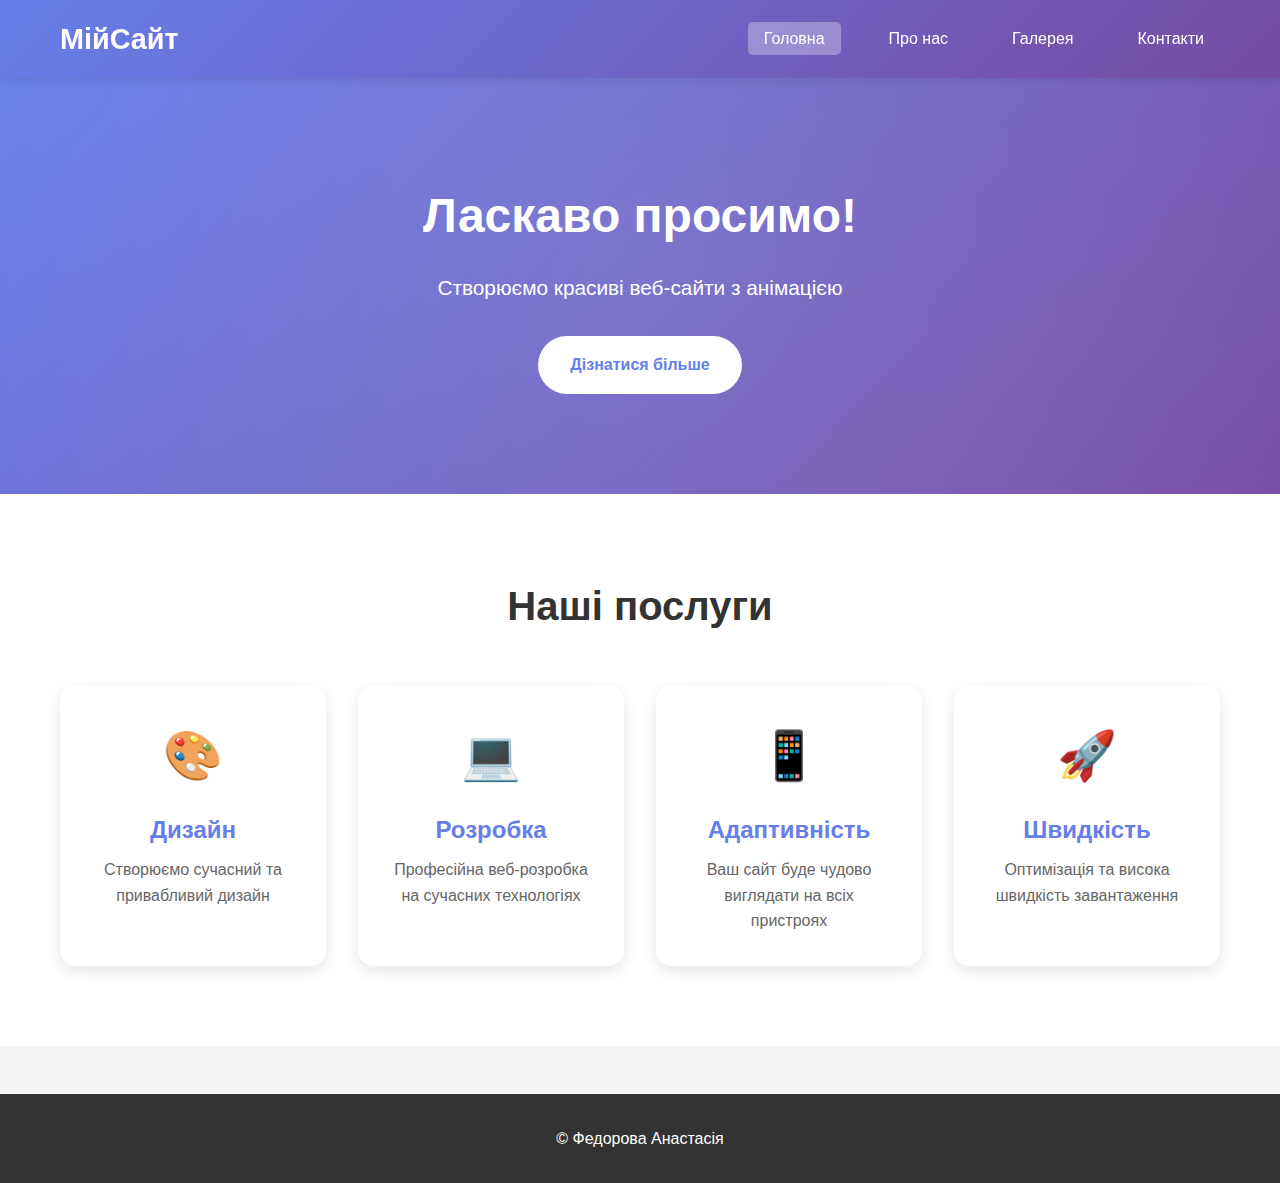
<file: index.html>
<!DOCTYPE html>
<html lang="uk">
<head>
    <meta charset="UTF-8">
    <meta name="viewport" content="width=device-width, initial-scale=1.0">
    <title>Головна - Мій сайт</title>
    <link rel="stylesheet" href="css/style.css">
</head>
<body>
    
    <!-- Навігація -->
    <nav class="navbar">
        <div class="container">
            <div class="logo">МійСайт</div>
            <ul class="nav-menu">
                <li><a href="index.html" class="nav-link active">Головна</a></li>
                <li><a href="about.html" class="nav-link">Про нас</a></li>
                <li><a href="gallery.html" class="nav-link">Галерея</a></li>
                <li><a href="contact.html" class="nav-link">Контакти</a></li>
            </ul>
        </div>
    </nav>

    <section class="banner">
        <div class="banner-content">
            <h1 class="banner-title">Ласкаво просимо!</h1>
            <p class="banner-text">Створюємо красиві веб-сайти з анімацією</p>
            <a href="about.html" class="btn-primary">Дізнатися більше</a>
        </div>
    </section>

    <section class="cards-section">
        <div class="container">
            <h2 class="section-title">Наші послуги</h2>
            
            <div class="cards-grid">
                <div class="card">
                    <div class="card-icon">🎨</div>
                    <h3>Дизайн</h3>
                    <p>Створюємо сучасний та привабливий дизайн</p>
                </div>

                <div class="card">
                    <div class="card-icon">💻</div>
                    <h3>Розробка</h3>
                    <p>Професійна веб-розробка на сучасних технологіях</p>
                </div>

                <div class="card">
                    <div class="card-icon">📱</div>
                    <h3>Адаптивність</h3>
                    <p>Ваш сайт буде чудово виглядати на всіх пристроях</p>
                </div>

                <div class="card">
                    <div class="card-icon">🚀</div>
                    <h3>Швидкість</h3>
                    <p>Оптимізація та висока швидкість завантаження</p>
                </div>
            </div>
        </div>
    </section>

    <footer class="footer">
        <div class="container">
            <p>&copy; Федорова Анастасія</p>
        </div>
    </footer>

</body>
</html>
</file>
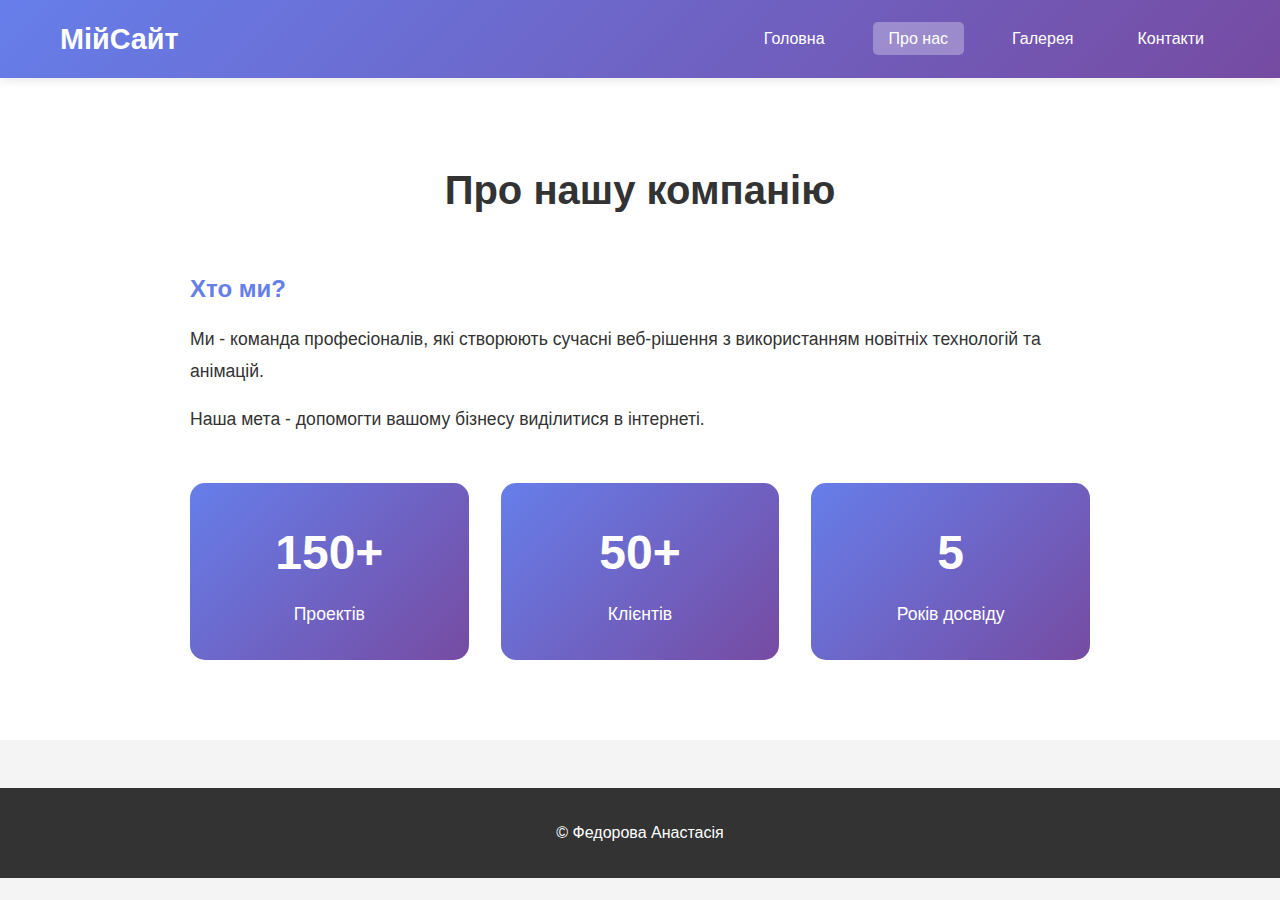
<file: about.html>
<!DOCTYPE html>
<html lang="uk">
<head>
    <meta charset="UTF-8">
    <meta name="viewport" content="width=device-width, initial-scale=1.0">
    <title>Про нас - Мій сайт</title>
    <link rel="stylesheet" href="css/style.css">
</head>
<body>
    
    <nav class="navbar">
        <div class="container">
            <div class="logo">МійСайт</div>
            <ul class="nav-menu">
                <li><a href="index.html" class="nav-link">Головна</a></li>
                <li><a href="about.html" class="nav-link active">Про нас</a></li>
                <li><a href="gallery.html" class="nav-link">Галерея</a></li>
                <li><a href="contact.html" class="nav-link">Контакти</a></li>
            </ul>
        </div>
    </nav>

    <section class="about-section">
        <div class="container">
            <h1 class="page-title">Про нашу компанію</h1>
            
            <div class="about-content">
                <div class="about-text">
                    <h2>Хто ми?</h2>
                    <p>Ми - команда професіоналів, які створюють сучасні веб-рішення з використанням новітніх технологій та анімацій.</p>
                    <p>Наша мета - допомогти вашому бізнесу виділитися в інтернеті.</p>
                </div>

                <div class="stats-grid">
                    <div class="stat-item">
                        <div class="stat-number">150+</div>
                        <div class="stat-label">Проектів</div>
                    </div>
                    <div class="stat-item">
                        <div class="stat-number">50+</div>
                        <div class="stat-label">Клієнтів</div>
                    </div>
                    <div class="stat-item">
                        <div class="stat-number">5</div>
                        <div class="stat-label">Років досвіду</div>
                    </div>
                </div>
            </div>
        </div>
    </section>

    <footer class="footer">
        <div class="container">
            <p>&copy; Федорова Анастасія</p>
        </div>
    </footer>

</body>
</html>
</file>
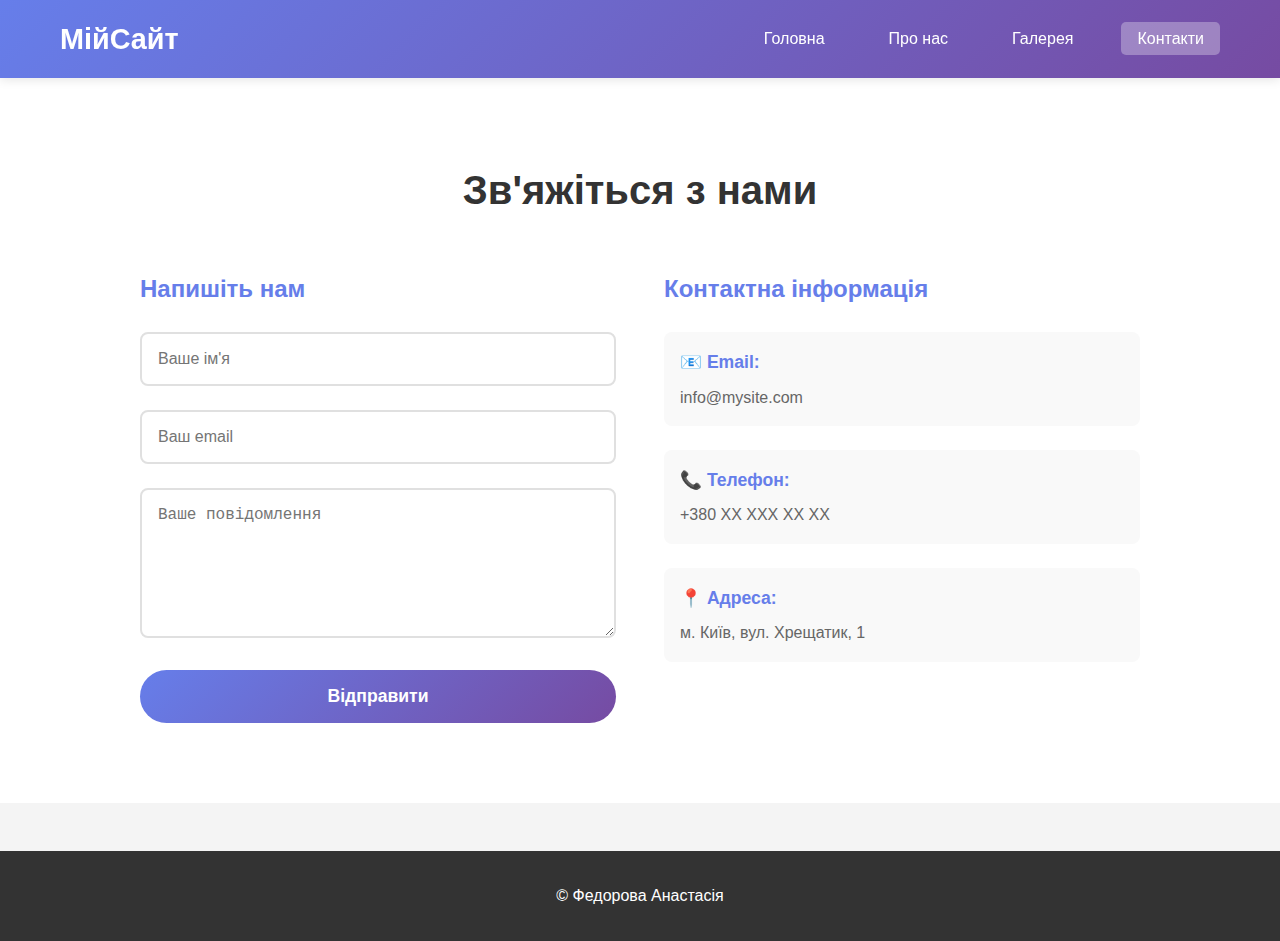
<file: contact.html>
<!DOCTYPE html>
<html lang="uk">
<head>
    <meta charset="UTF-8">
    <meta name="viewport" content="width=device-width, initial-scale=1.0">
    <title>Контакти - Мій сайт</title>
    <link rel="stylesheet" href="css/style.css">
</head>
<body>
    
    <nav class="navbar">
        <div class="container">
            <div class="logo">МійСайт</div>
            <ul class="nav-menu">
                <li><a href="index.html" class="nav-link">Головна</a></li>
                <li><a href="about.html" class="nav-link">Про нас</a></li>
                <li><a href="gallery.html" class="nav-link">Галерея</a></li>
                <li><a href="contact.html" class="nav-link active">Контакти</a></li>
            </ul>
        </div>
    </nav>

    <section class="contact-section">
        <div class="container">
            <h1 class="page-title">Зв'яжіться з нами</h1>
            
            <div class="contact-content">
                <div class="contact-form">
                    <h2>Напишіть нам</h2>
                    <form>
                        <div class="form-group">
                            <input type="text" placeholder="Ваше ім'я" class="form-input">
                        </div>
                        <div class="form-group">
                            <input type="email" placeholder="Ваш email" class="form-input">
                        </div>
                        <div class="form-group">
                            <textarea placeholder="Ваше повідомлення" class="form-textarea"></textarea>
                        </div>
                        <button type="submit" class="btn-submit">Відправити</button>
                    </form>
                </div>

                <div class="contact-info">
                    <h2>Контактна інформація</h2>
                    <div class="info-item">
                        <strong>📧 Email:</strong>
                        <p>info@mysite.com</p>
                    </div>
                    <div class="info-item">
                        <strong>📞 Телефон:</strong>
                        <p>+380 XX XXX XX XX</p>
                    </div>
                    <div class="info-item">
                        <strong>📍 Адреса:</strong>
                        <p>м. Київ, вул. Хрещатик, 1</p>
                    </div>
                </div>
            </div>
        </div>
    </section>

    <footer class="footer">
        <div class="container">
            <p>&copy; Федорова Анастасія</p>
        </div>
    </footer>

</body>
</html>
</file>
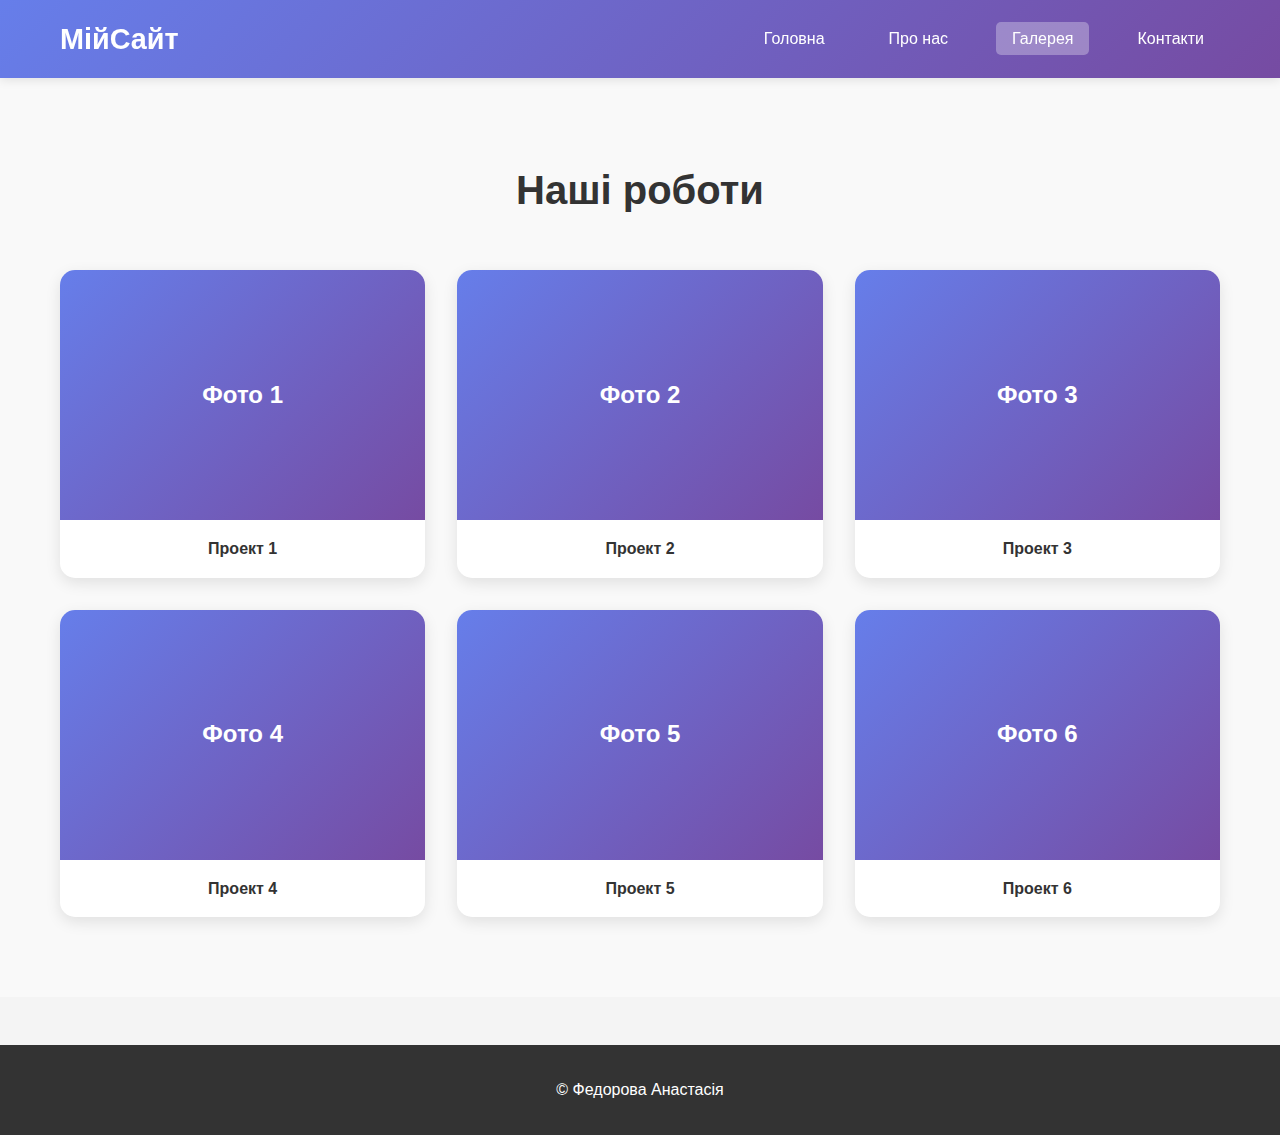
<file: gallery.html>
<!DOCTYPE html>
<html lang="uk">
<head>
    <meta charset="UTF-8">
    <meta name="viewport" content="width=device-width, initial-scale=1.0">
    <title>Галерея - Мій сайт</title>
    <link rel="stylesheet" href="css/style.css">
</head>
<body>
    
    <nav class="navbar">
        <div class="container">
            <div class="logo">МійСайт</div>
            <ul class="nav-menu">
                <li><a href="index.html" class="nav-link">Головна</a></li>
                <li><a href="about.html" class="nav-link">Про нас</a></li>
                <li><a href="gallery.html" class="nav-link active">Галерея</a></li>
                <li><a href="contact.html" class="nav-link">Контакти</a></li>
            </ul>
        </div>
    </nav>

    <section class="gallery-section">
        <div class="container">
            <h1 class="page-title">Наші роботи</h1>
            
            <div class="gallery-grid">
                <div class="gallery-item">
                    <div class="gallery-placeholder">Фото 1</div>
                    <p>Проект 1</p>
                </div>
                <div class="gallery-item">
                    <div class="gallery-placeholder">Фото 2</div>
                    <p>Проект 2</p>
                </div>
                <div class="gallery-item">
                    <div class="gallery-placeholder">Фото 3</div>
                    <p>Проект 3</p>
                </div>
                <div class="gallery-item">
                    <div class="gallery-placeholder">Фото 4</div>
                    <p>Проект 4</p>
                </div>
                <div class="gallery-item">
                    <div class="gallery-placeholder">Фото 5</div>
                    <p>Проект 5</p>
                </div>
                <div class="gallery-item">
                    <div class="gallery-placeholder">Фото 6</div>
                    <p>Проект 6</p>
                </div>
            </div>
        </div>
    </section>

    <footer class="footer">
        <div class="container">
            <p>&copy; Федорова Анастасія</p>
        </div>
    </footer>

</body>
</html>
</file>
<file: css/style.css>
* {
    margin: 0;
    padding: 0;
    box-sizing: border-box;
}

body {
    font-family: 'Segoe UI', Tahoma, Geneva, Verdana, sans-serif;
    line-height: 1.6;
    color: #333;
    background: #f4f4f4;
}

.container {
    max-width: 1200px;
    margin: 0 auto;
    padding: 0 20px;
}

.navbar {
    background: linear-gradient(135deg, #667eea 0%, #764ba2 100%);
    padding: 1rem 0;
    box-shadow: 0 2px 10px rgba(0,0,0,0.1);
    position: sticky;
    top: 0;
    z-index: 1000;
    animation: slideDown 0.5s ease-out;
}

@keyframes slideDown {
    from {
        transform: translateY(-100%);
        opacity: 0;
    }
    to {
        transform: translateY(0);
        opacity: 1;
    }
}

.navbar .container {
    display: flex;
    justify-content: space-between;
    align-items: center;
}

.logo {
    font-size: 1.8rem;
    font-weight: bold;
    color: white;
    animation: pulse 2s ease-in-out infinite;
}

@keyframes pulse {
    0%, 100% {
        transform: scale(1);
    }
    50% {
        transform: scale(1.05);
    }
}

.nav-menu {
    display: flex;
    list-style: none;
    gap: 2rem;
}

.nav-link {
    color: white;
    text-decoration: none;
    font-weight: 500;
    padding: 0.5rem 1rem;
    border-radius: 5px;
    transition: all 0.3s ease;
}

.nav-link:hover {
    background: rgba(255,255,255,0.2);
    transform: translateY(-2px);
}

.nav-link.active {
    background: rgba(255,255,255,0.3);
}

.banner {
    background: linear-gradient(135deg, #667eea 0%, #764ba2 100%);
    color: white;
    padding: 100px 20px;
    text-align: center;
    position: relative;
    overflow: hidden;
}

.banner::before {
    content: '';
    position: absolute;
    top: -50%;
    left: -50%;
    width: 200%;
    height: 200%;
    background: radial-gradient(circle, rgba(255,255,255,0.1) 0%, transparent 70%);
    animation: rotate 20s linear infinite;
}

@keyframes rotate {
    from {
        transform: rotate(0deg);
    }
    to {
        transform: rotate(360deg);
    }
}

.banner-content {
    position: relative;
    z-index: 1;
}

.banner-title {
    font-size: 3rem;
    margin-bottom: 1rem;
    animation: fadeInUp 1s ease-out;
}

.banner-text {
    font-size: 1.3rem;
    margin-bottom: 2rem;
    animation: fadeInUp 1s ease-out 0.3s backwards;
}

@keyframes fadeInUp {
    from {
        opacity: 0;
        transform: translateY(30px);
    }
    to {
        opacity: 1;
        transform: translateY(0);
    }
}

.btn-primary {
    display: inline-block;
    background: white;
    color: #667eea;
    padding: 1rem 2rem;
    border-radius: 50px;
    text-decoration: none;
    font-weight: bold;
    transition: all 0.3s ease;
    animation: fadeInUp 1s ease-out 0.6s backwards;
}

.btn-primary:hover {
    transform: scale(1.1) translateY(-5px);
    box-shadow: 0 10px 25px rgba(0,0,0,0.2);
}

.cards-section {
    padding: 80px 20px;
    background: white;
}

.section-title {
    text-align: center;
    font-size: 2.5rem;
    margin-bottom: 3rem;
    color: #333;
}

.cards-grid {
    display: grid;
    grid-template-columns: repeat(auto-fit, minmax(250px, 1fr));
    gap: 2rem;
}

.card {
    background: white;
    padding: 2rem;
    border-radius: 15px;
    text-align: center;
    box-shadow: 0 5px 15px rgba(0,0,0,0.1);
    transition: all 0.3s ease;
    animation: fadeInUp 0.6s ease-out backwards;
}

.card:nth-child(1) { animation-delay: 0.1s; }
.card:nth-child(2) { animation-delay: 0.2s; }
.card:nth-child(3) { animation-delay: 0.3s; }
.card:nth-child(4) { animation-delay: 0.4s; }

.card:hover {
    transform: translateY(-10px) scale(1.05);
    box-shadow: 0 15px 30px rgba(0,0,0,0.2);
}

.card-icon {
    font-size: 3rem;
    margin-bottom: 1rem;
    animation: bounce 2s ease-in-out infinite;
}

@keyframes bounce {
    0%, 100% {
        transform: translateY(0);
    }
    50% {
        transform: translateY(-10px);
    }
}

.card h3 {
    font-size: 1.5rem;
    margin-bottom: 0.5rem;
    color: #667eea;
}

.card p {
    color: #666;
}

.about-section {
    padding: 80px 20px;
    background: white;
}

.page-title {
    text-align: center;
    font-size: 2.5rem;
    margin-bottom: 3rem;
    color: #333;
    animation: fadeInUp 0.8s ease-out;
}

.about-content {
    max-width: 900px;
    margin: 0 auto;
}

.about-text {
    margin-bottom: 3rem;
    animation: fadeInUp 0.8s ease-out 0.2s backwards;
}

.about-text h2 {
    color: #667eea;
    margin-bottom: 1rem;
}

.about-text p {
    font-size: 1.1rem;
    line-height: 1.8;
    margin-bottom: 1rem;
}

.stats-grid {
    display: grid;
    grid-template-columns: repeat(auto-fit, minmax(200px, 1fr));
    gap: 2rem;
    text-align: center;
}

.stat-item {
    background: linear-gradient(135deg, #667eea 0%, #764ba2 100%);
    padding: 2rem;
    border-radius: 15px;
    color: white;
    transition: all 0.3s ease;
    animation: fadeInUp 0.8s ease-out backwards;
}

.stat-item:nth-child(1) { animation-delay: 0.3s; }
.stat-item:nth-child(2) { animation-delay: 0.4s; }
.stat-item:nth-child(3) { animation-delay: 0.5s; }

.stat-item:hover {
    transform: rotate(5deg) scale(1.1);
}

.stat-number {
    font-size: 3rem;
    font-weight: bold;
    margin-bottom: 0.5rem;
}

.stat-label {
    font-size: 1.1rem;
}

.gallery-section {
    padding: 80px 20px;
    background: #f9f9f9;
}

.gallery-grid {
    display: grid;
    grid-template-columns: repeat(auto-fit, minmax(300px, 1fr));
    gap: 2rem;
}

.gallery-item {
    background: white;
    border-radius: 15px;
    overflow: hidden;
    box-shadow: 0 5px 15px rgba(0,0,0,0.1);
    transition: all 0.3s ease;
    animation: fadeInUp 0.6s ease-out backwards;
}

.gallery-item:nth-child(1) { animation-delay: 0.1s; }
.gallery-item:nth-child(2) { animation-delay: 0.2s; }
.gallery-item:nth-child(3) { animation-delay: 0.3s; }
.gallery-item:nth-child(4) { animation-delay: 0.4s; }
.gallery-item:nth-child(5) { animation-delay: 0.5s; }
.gallery-item:nth-child(6) { animation-delay: 0.6s; }

.gallery-item:hover {
    transform: scale(1.05);
    box-shadow: 0 15px 30px rgba(0,0,0,0.2);
}

.gallery-placeholder {
    width: 100%;
    height: 250px;
    background: linear-gradient(135deg, #667eea 0%, #764ba2 100%);
    display: flex;
    align-items: center;
    justify-content: center;
    color: white;
    font-size: 1.5rem;
    font-weight: bold;
    transition: all 0.3s ease;
}

.gallery-item:hover .gallery-placeholder {
    transform: scale(1.1);
}

.gallery-item p {
    padding: 1rem;
    text-align: center;
    font-weight: bold;
    color: #333;
}

.contact-section {
    padding: 80px 20px;
    background: white;
}

.contact-content {
    display: grid;
    grid-template-columns: repeat(auto-fit, minmax(400px, 1fr));
    gap: 3rem;
    max-width: 1000px;
    margin: 0 auto;
}

.contact-form, .contact-info {
    animation: fadeInUp 0.8s ease-out backwards;
}

.contact-info {
    animation-delay: 0.2s;
}

.contact-form h2, .contact-info h2 {
    color: #667eea;
    margin-bottom: 1.5rem;
}

.form-group {
    margin-bottom: 1.5rem;
}

.form-input, .form-textarea {
    width: 100%;
    padding: 1rem;
    border: 2px solid #e0e0e0;
    border-radius: 8px;
    font-size: 1rem;
    transition: all 0.3s ease;
}

.form-input:focus, .form-textarea:focus {
    outline: none;
    border-color: #667eea;
    transform: translateY(-2px);
    box-shadow: 0 5px 15px rgba(102, 126, 234, 0.2);
}

.form-textarea {
    min-height: 150px;
    resize: vertical;
}

.btn-submit {
    width: 100%;
    padding: 1rem 2rem;
    background: linear-gradient(135deg, #667eea 0%, #764ba2 100%);
    color: white;
    border: none;
    border-radius: 50px;
    font-size: 1.1rem;
    font-weight: bold;
    cursor: pointer;
    transition: all 0.3s ease;
}

.btn-submit:hover {
    transform: translateY(-3px);
    box-shadow: 0 10px 25px rgba(102, 126, 234, 0.4);
}

.info-item {
    margin-bottom: 1.5rem;
    padding: 1rem;
    background: #f9f9f9;
    border-radius: 8px;
    transition: all 0.3s ease;
}

.info-item:hover {
    transform: translateX(10px);
    background: #f0f0f0;
}

.info-item strong {
    display: block;
    color: #667eea;
    margin-bottom: 0.5rem;
    font-size: 1.1rem;
}

.info-item p {
    color: #666;
}

.footer {
    background: #333;
    color: white;
    text-align: center;
    padding: 2rem;
    margin-top: 3rem;
}

@media (max-width: 768px) {
    .nav-menu {
        flex-direction: column;
        gap: 0.5rem;
    }
    
    .banner-title {
        font-size: 2rem;
    }
    
    .banner-text {
        font-size: 1rem;
    }
    
    .contact-content {
        grid-template-columns: 1fr;
    }
}
</file>
